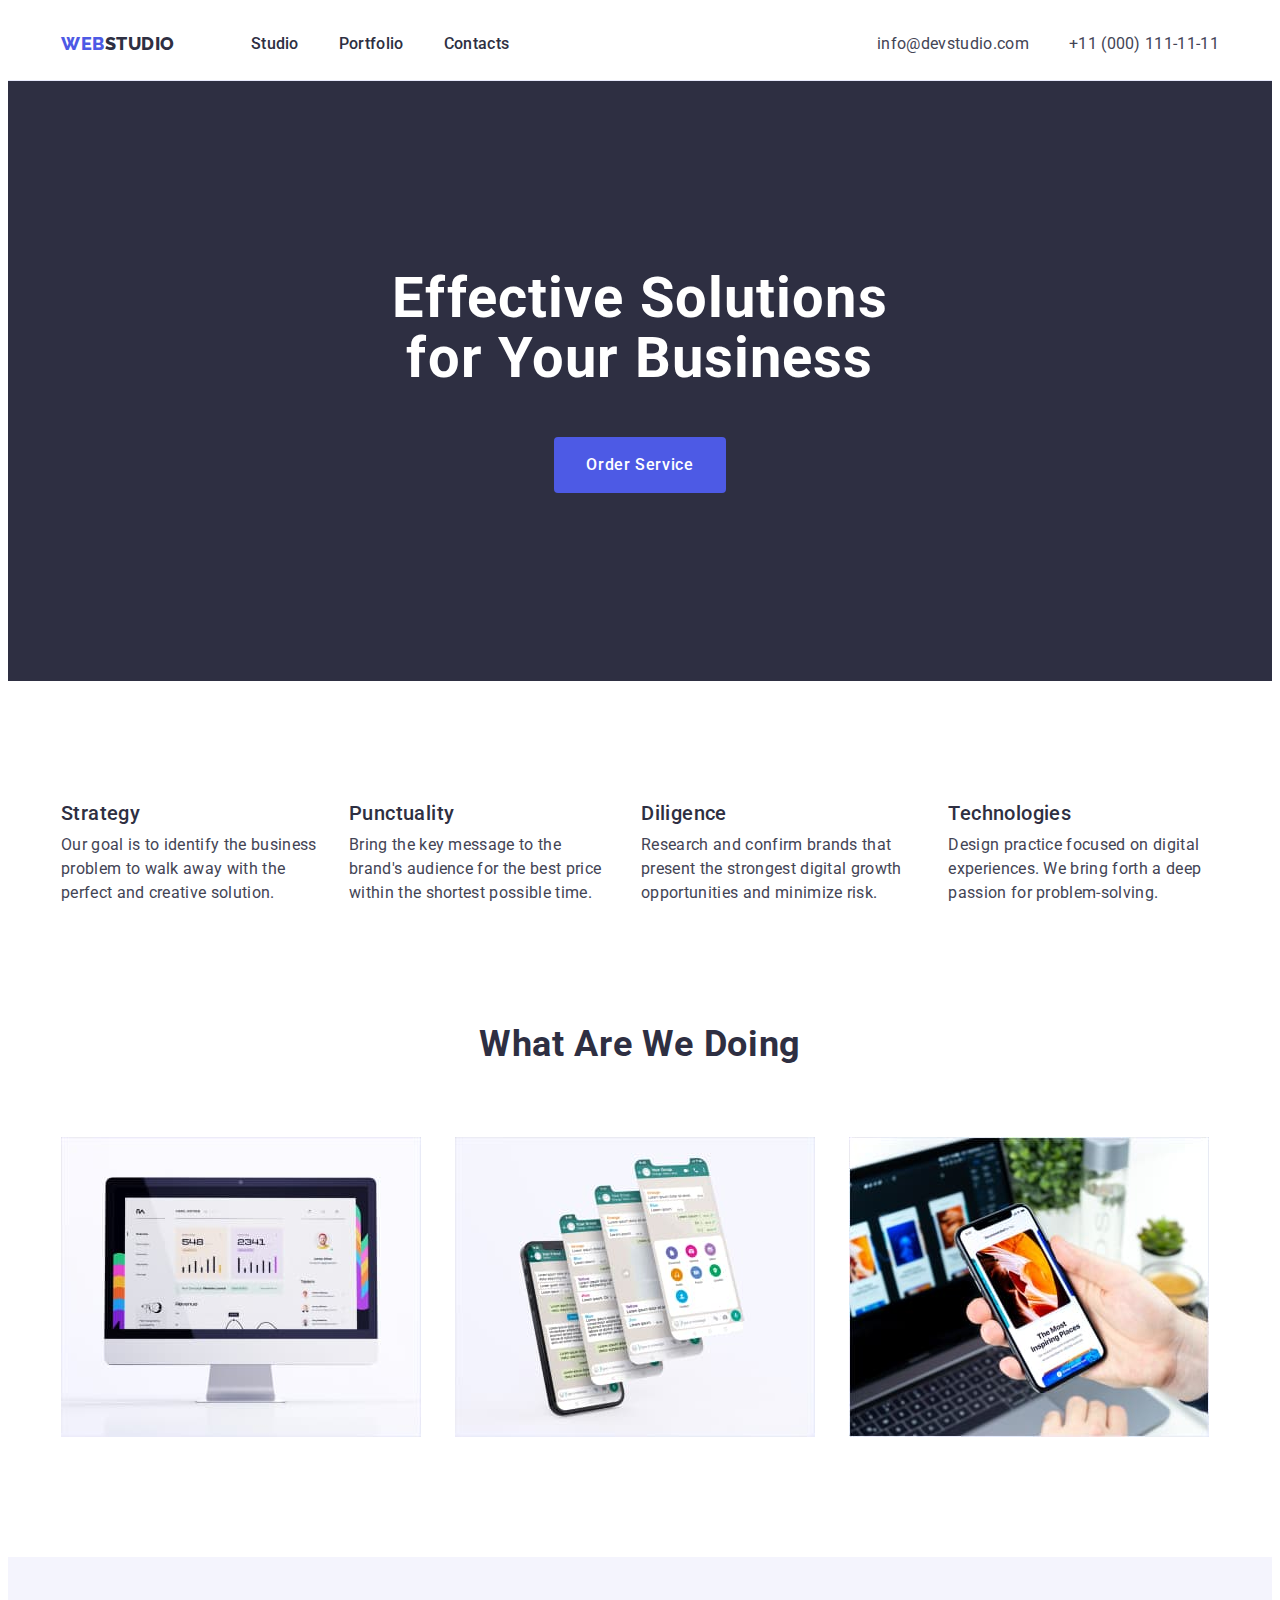
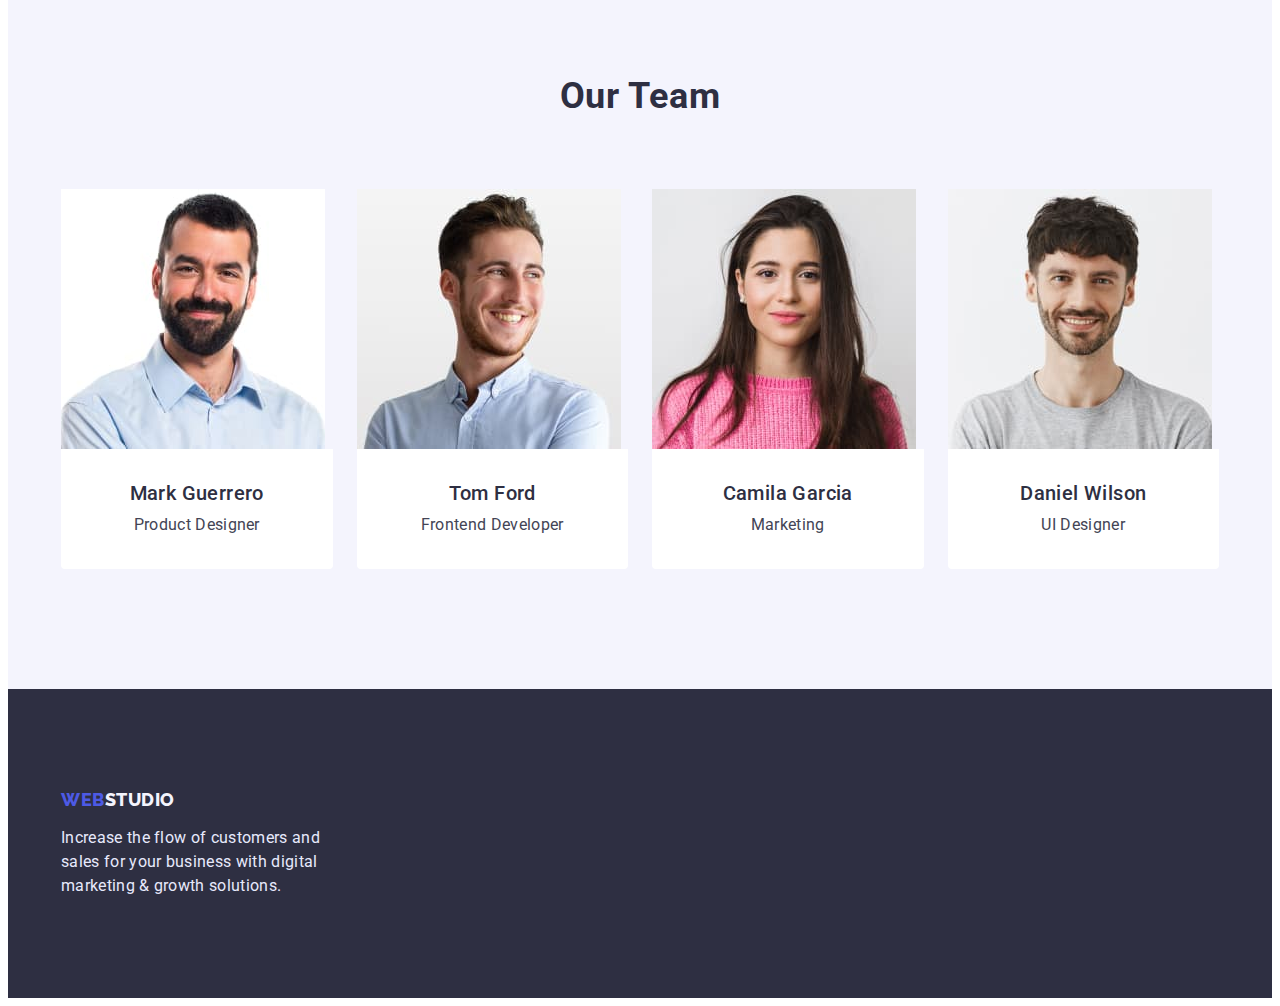
<file: index.html>
<!DOCTYPE html>
<html lang="en">
<head>
    <meta charset="UTF-8">
    <meta http-equiv="X-UA-Compatible" content="IE=edge">
    <meta name="viewport" content="width=device-width, initial-scale=1.0">
    <title>WebStudio</title>
    <link rel="stylesheet" href="https://cdnjs.cloudflare.com/ajax/libs/modern-normalize/1.1.0/modern-normalize.min.css" integrity="sha512-wpPYUAdjBVSE4KJnH1VR1HeZfpl1ub8YT/NKx4PuQ5NmX2tKuGu6U/JRp5y+Y8XG2tV+wKQpNHVUX03MfMFn9Q==" crossorigin="anonymous" referrerpolicy="no-referrer" />
    <link rel="stylesheet" href="./css/styles.css">
    <link rel="preconnect" href="https://fonts.googleapis.com">
    <link rel="preconnect" href="https://fonts.gstatic.com" crossorigin>
    <link href="https://fonts.googleapis.com/css2?family=Raleway:wght@800&family=Roboto:wght@400;500;700&display=swap" rel="stylesheet">
</head>
<body>
    <header class="header">
        <div class="container header-container">
            <nav class="header-navigation">
                <a href="" class="header-logo link"><span class="header-logo-word">Web</span>Studio</a>
                <ul class="header-list list">
                    <li class="header-list-item"><a class="header-link link" href="./index.html">Studio</a></li>
                    <li class="header-list-item"><a class="header-link link" href="./portfolio.html">Portfolio</a></li>
                    <li class="header-list-item"><a class="header-link link" href="">Contacts</a></li>
                </ul>
            </nav>
            <address class="header-address">
                <ul class="address-list list">
                    <li class="address-list-item"><a class="address-mail link" href="mailto:info@devstudio.com">info@devstudio.com</a></li>
                    <li class="address-list-item"><a class="address-tel link" href="tel:+110001111111">+11 (000) 111-11-11</a></li>
                </ul>
            </address>
        </div>
    </header>
    <main class="main">
        <section class="hero">
            <div class="container hero-container">
                <h1 class="hero-title">
                    Effective Solutions
                    for Your Business
                </h1>
                <button class="hero-btn" type="button">Order Service</button>
            </div>
        </section>
        <section class="studio-advantage">
            <div class="container">
                <h2 hidden>Stuff</h2>
                <ul class="studio-advantage-list list">
                    <li class="studio-list-item">
                        <h3 class="studio-item-title">Strategy</h3>
                        <p class="studio-item-text">
                            Our goal is to identify the business
                            problem to walk away with the perfect and creative solution.
                        </p>
                    </li>
                    <li class="studio-list-item">
                        <h3 class="studio-item-title">Punctuality</h3>
                        <p class="studio-item-text">
                            Bring the key message to the brand's audience for the best price within the shortest possible time.
                        </p>
                    </li>
                    <li class="studio-list-item">
                        <h3 class="studio-item-title">Diligence</h3>
                        <p class="studio-item-text">
                            Research and confirm brands that present the strongest digital growth opportunities and minimize risk.
                        </p>
                    </li>
                    <li class="studio-list-item">
                        <h3 class="studio-item-title">Technologies</h3>
                        <p class="studio-item-text">
                            Design practice focused on digital experiences. We bring forth a deep passion for problem-solving.
                        </p>
                    </li>
                </ul>
            </div>
        </section>
        <section class="studio-works">
            <div class="container">
                <h2 class="studio-works-title">What are we doing</h2>
                <ul class="studio-works-list list">
                    <li class="works-list-item"><img src="./images/doing_img_1.jpg" alt="laptop" width="360" height="300"></li>
                    <li class="works-list-item"><img src="./images/doing_img_2.jpg" alt="three phones" width="360" height="300"></li>
                    <li class="works-list-item"><img src="./images/doing_img_3.jpg" alt="one phone in hand" width="360" height="300"></li>
                </ul>
            </div>
        </section>
        <section class="studio-team">
            <div class="container">
                <h2 class="studio-team-title">Our Team</h2>
                <ul class="studio-team-list list">
                    <li class="studio-team-list-item">
                        <img class="studio-team-member" src="./images/worker_img_1.jpg" alt="worker" width="264">
                        <div class="member-text">
                            <h3 class="studio-member-name">Mark Guerrero</h3>
                            <p class="studio-member-text">Product Designer</p>
                        </div>
                    </li>
                    <li class="studio-team-list-item">
                        <img class="studio-team-member" src="./images/worker_img_2.jpg" alt="worker" width="264">
                        <div class="member-text">
                            <h3 class="studio-member-name">Tom Ford</h3>
                            <p class="studio-member-text">Frontend Developer</p>
                        </div>
                    </li>
                    <li class="studio-team-list-item">
                        <img class="studio-team-member" src="./images/worker_img_3.jpg" alt="worker" width="264">
                        <div class="member-text">
                            <h3 class="studio-member-name">Camila Garcia</h3>
                            <p class="studio-member-text">Marketing</p>
                        </div>
                    </li>
                    <li class="studio-team-list-item">
                        <img class="studio-team-member" src="./images/worker_img_4.jpg" alt="worker" width="264">
                        <div class="member-text">
                            <h3 class="studio-member-name">Daniel Wilson</h3>
                            <p class="studio-member-text">UI Designer</p>
                        </div>
                    </li>
                </ul>
            </div>
        </section>
    </main>
    <footer class="footer">
        <div class="container">
            <a class="footer-link link" href="./index.html"><span class="footer-link-word">Web</span>Studio</a>
            <p class="footer-text">Increase the flow of customers and sales for your business with digital marketing & growth solutions.</p>
        </footer>
        </div>
</body>
</html>
</file>
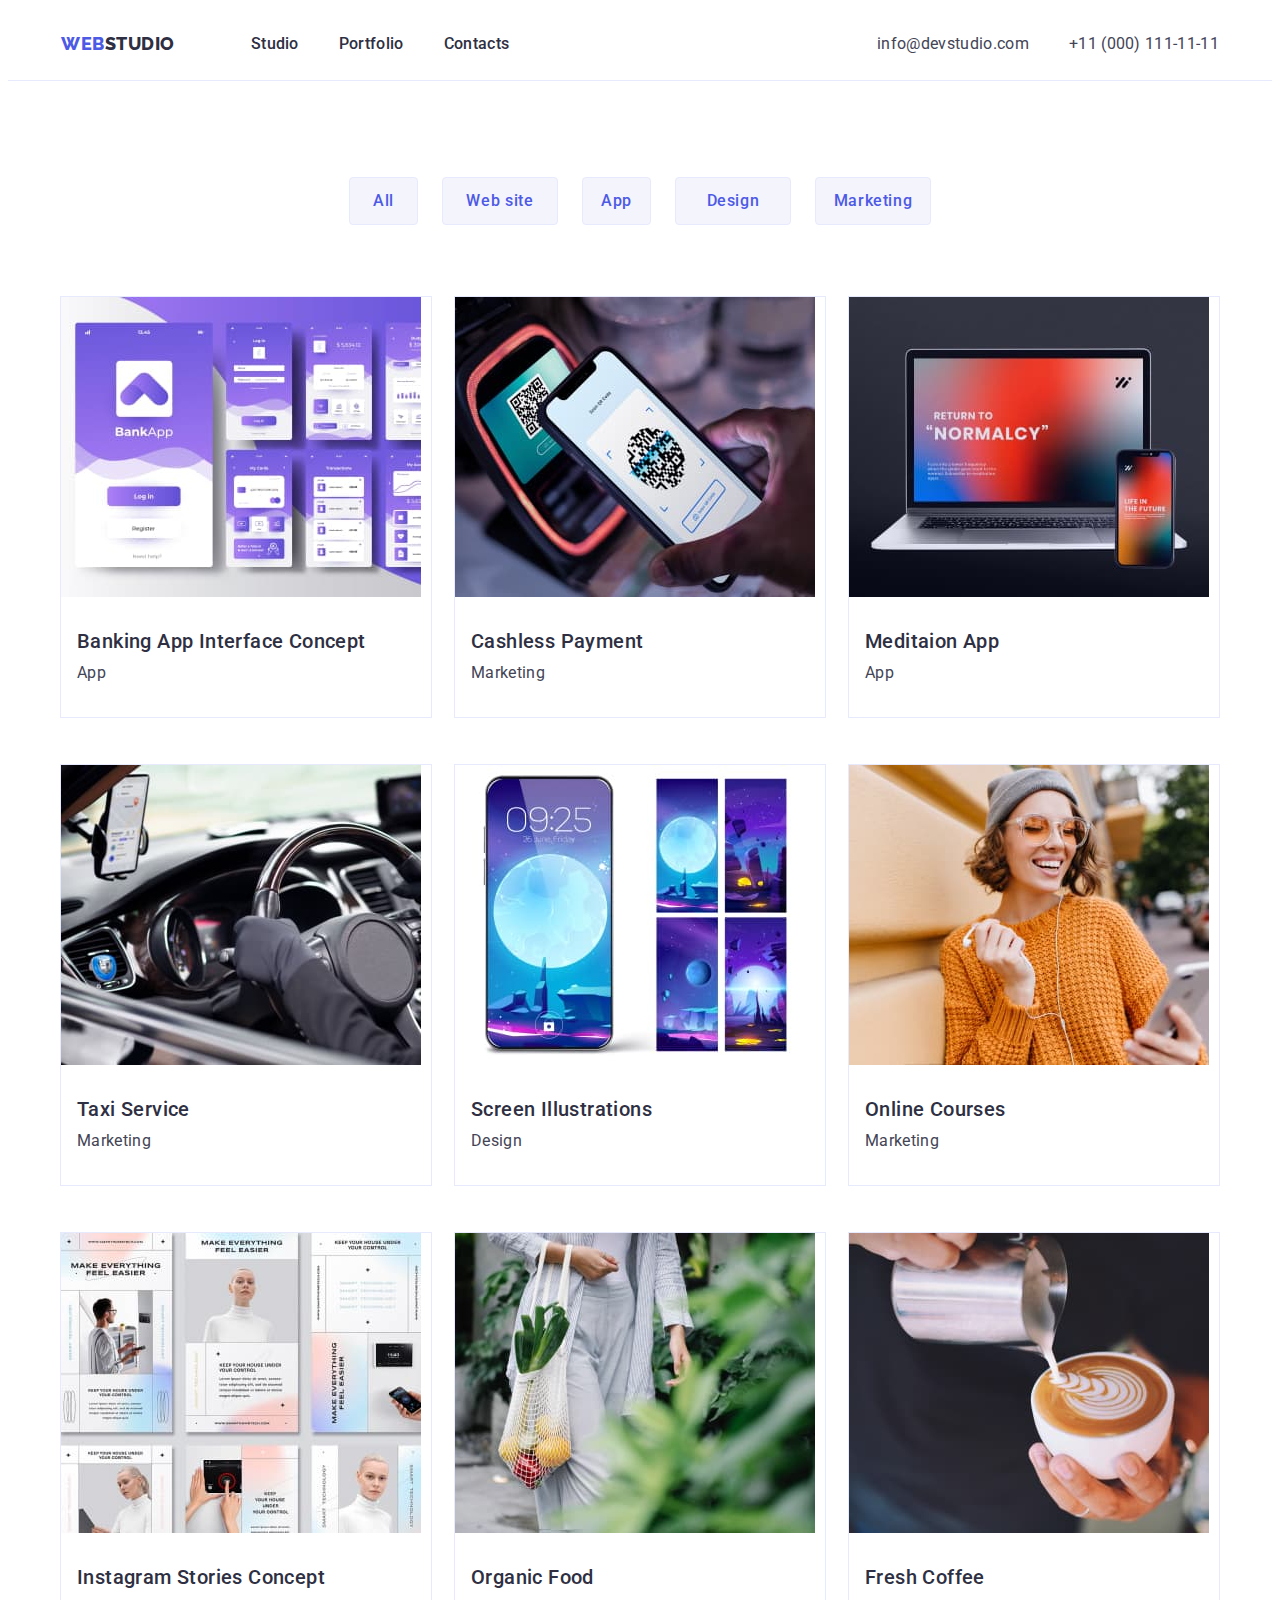
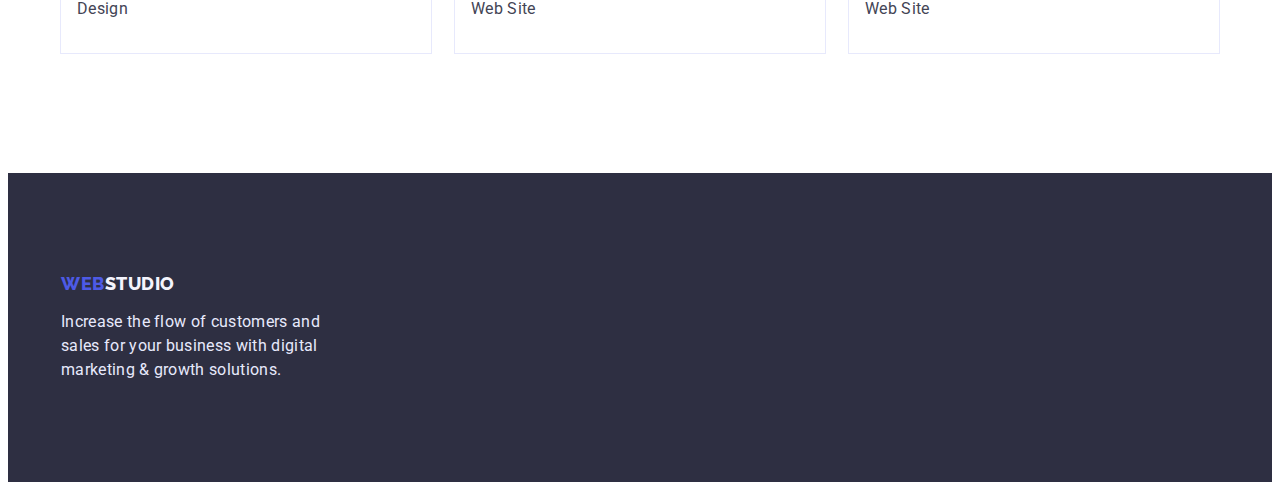
<file: portfolio.html>
<!DOCTYPE html>
<html lang="en">
<head>
    <meta charset="UTF-8">
    <meta http-equiv="X-UA-Compatible" content="IE=edge">
    <meta name="viewport" content="width=device-width, initial-scale=1.0">
    <title>Portfolio</title>
    <link rel="stylesheet" href="https://cdnjs.cloudflare.com/ajax/libs/modern-normalize/1.1.0/modern-normalize.min.css" integrity="sha512-wpPYUAdjBVSE4KJnH1VR1HeZfpl1ub8YT/NKx4PuQ5NmX2tKuGu6U/JRp5y+Y8XG2tV+wKQpNHVUX03MfMFn9Q==" crossorigin="anonymous" referrerpolicy="no-referrer" />
    <link rel="stylesheet" href="./css/styles.css">
    <link rel="preconnect" href="https://fonts.googleapis.com">
    <link rel="preconnect" href="https://fonts.gstatic.com" crossorigin>
    <link href="https://fonts.googleapis.com/css2?family=Raleway:wght@800&family=Roboto:wght@400;500;700&display=swap" rel="stylesheet">
</head>
<body>
    <header class="header">
        <div class="container header-container">
            <nav class="header-navigation">
                <a href="" class="header-logo link"><span class="header-logo-word">Web</span>Studio</a>
                <ul class="header-list list">
                    <li class="header-list-item"><a class="header-link link" href="./index.html">Studio</a></li>
                    <li class="header-list-item"><a class="header-link link" href="./portfolio.html">Portfolio</a></li>
                    <li class="header-list-item"><a class="header-link link" href="">Contacts</a></li>
                </ul>
            </nav>
            <address class="header-address">
                <ul class="address-list list">
                    <li class="address-list-item"><a class="address-mail link" href="mailto:info@devstudio.com">info@devstudio.com</a></li>
                    <li class="address-list-item"><a class="address-tel link" href="tel:+110001111111">+11 (000) 111-11-11</a></li>
                </ul>
            </address>
        </div>
    </header>
    <main>
        <section class="portfolio-info">
            <div class="container">
                <ul class="portfolio-navigation-list list">
                    <li class="portfolio-navigation-item"><button class="portfolio-btn btn-small" type="button">All</button></li>
                    <li class="portfolio-navigation-item"><button class="portfolio-btn" type="button">Web site</button></li>
                    <li class="portfolio-navigation-item"><button class="portfolio-btn btn-small" type="button">App</button></li>
                    <li class="portfolio-navigation-item"><button class="portfolio-btn" type="button">Design</button></li>
                    <li class="portfolio-navigation-item"><button class="portfolio-btn" type="button">Marketing</button></li>
                </ul>
                <ul class="portfolio-service-list list">
                        <li class="portfolio-service-item">
                            <img src="./images/portfolio-img-1.jpg" alt="phone's apps" width="360" height="300">
                            <div class="service-text">
                                <h3 class="service-item-title">Banking App Interface Concept</h3>
                                <p class="service-item-text">App</p>
                            </div>
                        </li>
                        <li class="portfolio-service-item">
                            <img src="./images/portfolio-img-2.jpg" alt="phone with payying app" width="360" height="300">
                            <div class="service-text">
                                <h3 class="service-item-title">Cashless Payment</h3>
                                <p class="service-item-text">Marketing</p>
                            </div>
                        </li>
                        <li class="portfolio-service-item">
                            <img src="./images/portfolio-img-3.jpg" alt="laptop" width="360" height="300">
                            <div class="service-text">
                                <h3 class="service-item-title">Meditaion App</h3>
                                <p class="service-item-text">App</p>
                            </div>
                        </li>
                    <li class="portfolio-service-item">
                        <img src="./images/portfolio-img-4.jpg" alt="car inside" width="360" height="300">
                        <div class="service-text">
                            <h3 class="service-item-title">Taxi Service</h3>
                            <p class="service-item-text">Marketing</p>
                        </div>
                    </li>
                    <li class="portfolio-service-item">
                        <img src="./images/portfolio-img-5.jpg" alt="phone's screen" width="360" height="300">
                        <div class="service-text">
                            <h3 class="service-item-title">Screen Illustrations</h3>
                            <p class="service-item-text">Design</p>
                        </div>
                    </li>
                    <li class="portfolio-service-item">
                        <img src="./images/portfolio-img-6.jpg" alt="smilling girl" width="360" height="300">
                        <div class="service-text">
                            <h3 class="service-item-title">Online Courses</h3>
                            <p class="service-item-text">Marketing</p>
                        </div>
                    </li>
                    <li class="portfolio-service-item">
                        <img src="./images/portfolio-img-7.jpg" alt="instagram stories" width="360" height="300">
                        <div class="service-text">
                            <h3 class="service-item-title">Instagram Stories Concept</h3>
                            <p class="service-item-text">Design</p>
                        </div>
                    </li>
                    <li class="portfolio-service-item">
                        <img src="./images/portfolio-img-8.jpg" alt="woman carring bag with fruit" width="360" height="300">
                        <div class="service-text">
                            <h3 class="service-item-title">Organic Food</h3>
                            <p class="service-item-text">Web Site</p>
                        </div>
                    </li>
                    <li class="portfolio-service-item">
                        <img src="./images/portfolio-img-9.jpg" alt="coffee" width="360" height="300">
                        <div class="service-text">
                            <h3 class="service-item-title">Fresh Coffee</h3>
                            <p class="service-item-text">Web Site</p>
                        </div>
                    </li>
                </ul>
            </div>
        </section>
    </main>
    <footer class="footer">
        <div class="container">
            <a class="footer-link link" href="./portfolio.html"><span class="footer-link-word">Web</span>Studio</a>
            <p class="footer-text">Increase the flow of customers and sales for your business with digital marketing & growth solutions.</p>
        </footer>
        </div>
</body>
</html>
</file>
<file: css/styles.css>
body {
    font-family: 'Roboto', sans-serif;
    color: #2E2F42;
}

h1, h2, h3, h4, h5, h6, p {
    margin: 0;
}

ul {
    margin: 0;
    padding-left: 0;
}

button {
    cursor: pointer;
}

a {
    list-style: none;
}

img {
    display: block;
}

.list {
    list-style: none;
}

.link {
    text-decoration: none;
    font-style: normal;
}

:root {
    --LogoColor: #4D5AE5;
    --MainTextColor: #2E2F42;
    --SecondTextColor: #434455;
}

.container {
    width: 1158px;
    padding-left: 15px;
    padding-right: 15px;
    margin-left: auto;
    margin-right: auto;
}

/*--------------------- STUDIO PAGE -----------------------*/

/*--------------- header ---------------*/

.header {
    border-bottom: 1px solid #E7E9FC;
}

.header-container {
    padding-top: 24px;
    padding-bottom: 24px;
    display: flex;
}

.header-navigation {
    margin-right: auto;
    display: flex;
}

.header-logo {
    font-family: 'Raleway', sans-serif;
    font-weight: 800;
    font-size: 18px;
    line-height: 1.33;
    letter-spacing: 0.03em;
    text-transform: uppercase;
    margin-right: 76px;
    color: var(--MainTextColor)
}

.header-logo-word {
    color: var(--LogoColor)
}

.header-list {
    display: flex;
    gap: 40px;
}

/* .header-list-item {
} */

.header-link {
    font-weight: 500;
    font-size: 16px;
    line-height: 1.5;
    letter-spacing: 0.02em;
    color: var(--MainTextColor)
}

/* .header-address {
} */

.address-list {
    font-size: 16px;
    line-height: 1.5;
    letter-spacing: 0.02em;
    display: flex;
    gap: 40px;
}

/* .address-list-item {
} */

.address-mail {
    color: var(--SecondTextColor)
}

.address-tel {
    color: var(--SecondTextColor)
}

/*--------------- main ---------------*/

/* .main {
} */

/*--------------- hero --------------*/

.hero {
    padding-top: 188px;
    padding-bottom: 188px;
    background: #2E2F42;
}

.hero-container {
    display: flex;
    flex-direction: column;
    align-items: center;
    gap: 48px;
}

.hero-title {
    max-width: 500px;
    text-align: center;
    font-weight: 700;
    font-size: 56px;
    line-height: 1.07;
    letter-spacing: 0.02em;
    color: #FFFFFF;
}

.hero-btn {
    min-width: 169px;
    height: 56px;
    padding: 16px 32px;
    font-family: inherit;
    font-style: normal;
    font-weight: 500;
    font-size: 16px;
    line-height: 1.5;
    letter-spacing: 0.04em;
    color: #FFFFFF;
    background: #4D5AE5;
    border-style: none;
    border-radius: 4px;
}

/*-------------- studio advantage ---------------*/

.studio-advantage {
    padding-top: 120px;
}

.studio-advantage-list {
    display: flex;
    gap: 24px;
}

/* .studio-list-item {
} */

.studio-item-title {
    margin-bottom: 8px;
    font-weight: 500;
    font-size: 20px;
    line-height: 1.2;
    letter-spacing: 0.02em;
}

.studio-item-text {
    min-width: 264px;
    font-size: 16px;
    line-height: 1.5;
    letter-spacing: 0.02em;
    color: var(--SecondTextColor)
}

/*-------------- studio works --------------*/

.studio-works {
    margin-top: 120px;
    padding-bottom: 120px;
}

.studio-works-title {
    text-align: center;
    font-size: 36px;
    line-height: 1.11;
    letter-spacing: 0.02em;
    text-transform: capitalize;
}

.studio-works-list {
    margin-top: 72px;
    display: flex;
    gap: 24px;
}

.works-list-item {
    width: calc((100% - 48px) / 3);
}

/*--------------- studio team ---------------*/

.studio-team {
    padding-top: 120px;
    padding-bottom: 120px;
    background: #F4F4FD;
}

.studio-team-title {
    text-align: center;
    font-size: 36px;
    line-height: 1.11;
    letter-spacing: 0.02em;
    text-transform: capitalize;
}

.studio-team-list {
    margin-top: 72px;
    display: flex;
    gap: 24px;
}

.studio-team-list-item {
    width: calc((100% - 72px) / 4);
}

/* .studio-team-member {
} */

.member-text {
    padding: 32px 16px;
    background: #FFFFFF;
    border-radius: 0px 0px 4px 4px;
}

.studio-member-name {
    margin-bottom: 8px;
    text-align: center;
    font-weight: 500;
    font-size: 20px;
    line-height: 1.2;
    letter-spacing: 0.02em;
}

.studio-member-text {
    text-align: center;
    font-size: 16px;
    line-height: 1.5;
    letter-spacing: 0.02em;
    color: var(--SecondTextColor)
}

/*--------------- footer ---------------*/

.footer {
    padding-top: 100px;
    padding-bottom: 100px;
    background: #2E2F42;
}

.footer-link {
    font-family: 'Raleway', sans-serif;
    font-weight: 800;
    font-size: 18px;
    line-height: 1.17;
    letter-spacing: 0.03em;
    text-transform: uppercase;
    color: #F4F4FD;
}

.footer-link-word {
    color: #4D5AE5;
}

.footer-text {
    margin-top: 16px;
    max-width: 264px;
    font-size: 16px;
    line-height: 1.5;
    letter-spacing: 0.02em;
    color: #E7E9FC;
}

/*--------------------- PORTFOLIO PAGE ---------------------*/

.portfolio-info {
    padding-top: 96px;
    padding-bottom: 120px;
}

.portfolio-navigation-list {
    margin-bottom: 72px;
    display: flex;
    gap: 24px;
    justify-content: center;
}

/* .portfolio-navigation-item {
} */

.portfolio-btn:hover,
.portfolio-btn:focus {
    color: #FFFFFF;
    background: #404BBF;
}

.portfolio-btn {
    min-width: 116px;
    height: 48px;
    cursor: pointer;
    font-family: inherit;
    font-weight: 500;
    font-size: 16px;
    line-height: 1.5;
    letter-spacing: 0.04em;
    color: #4D5AE5;
    background: #F4F4FD;
    border: 1px solid #E7E9FC;
    border-radius: 4px;
}

.btn-small {
    min-width: 69px;
}

.portfolio-service-list {
    display: flex;
    flex-wrap: wrap;
    column-gap: 24px;
    row-gap: 48px;
}


.portfolio-service-item {
    outline: 1px solid #E7E9FC;
    width: calc((100% - 48px) / 3);
}

.service-text {
    padding-top: 32px;
    padding-bottom: 32px;
    padding-left: 16px;
    background: #FFFFFF;
}

.service-item-title {
    margin-bottom: 8px;
    font-weight: 500;
    font-size: 20px;
    line-height: 1.2;
    letter-spacing: 0.02em;
}

.service-item-text {
    font-size: 16px;
    line-height: 1.5;
    letter-spacing: 0.02em;
    color: var(--SecondTextColor)
}
</file>
